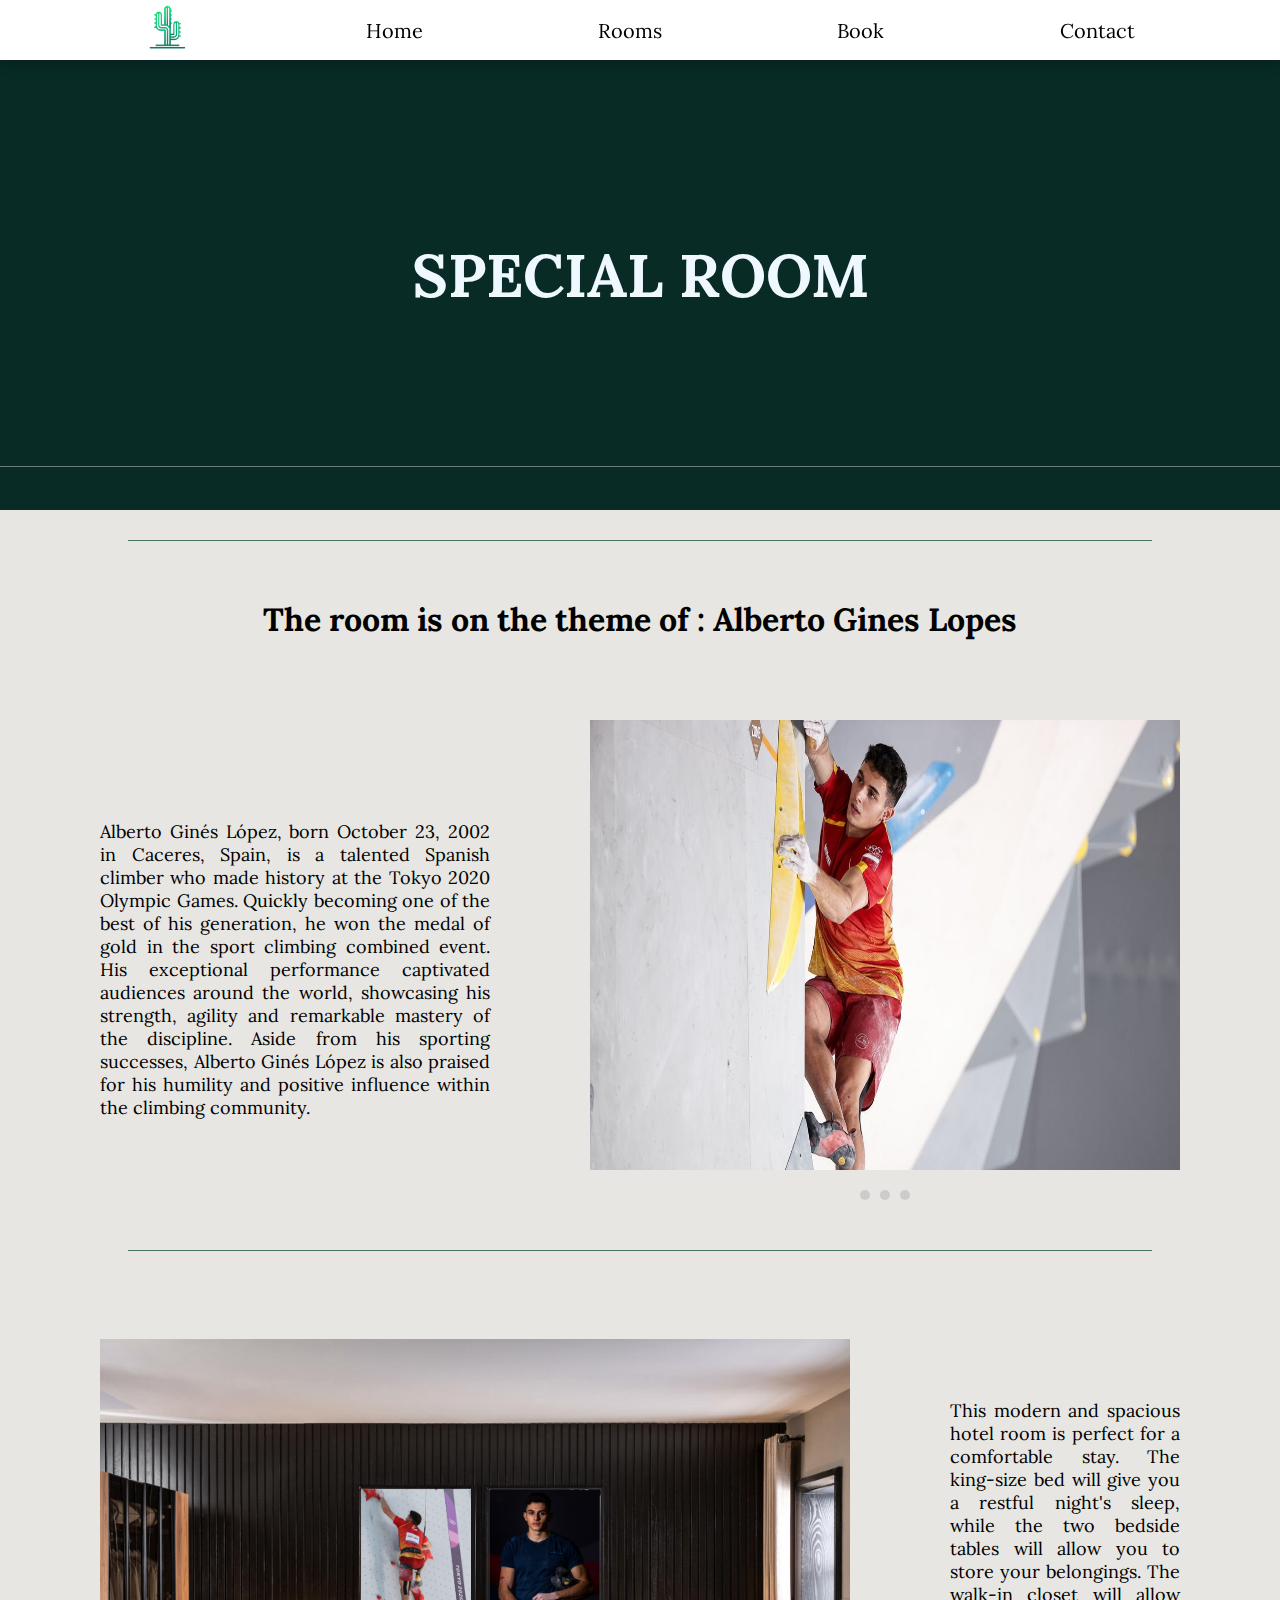
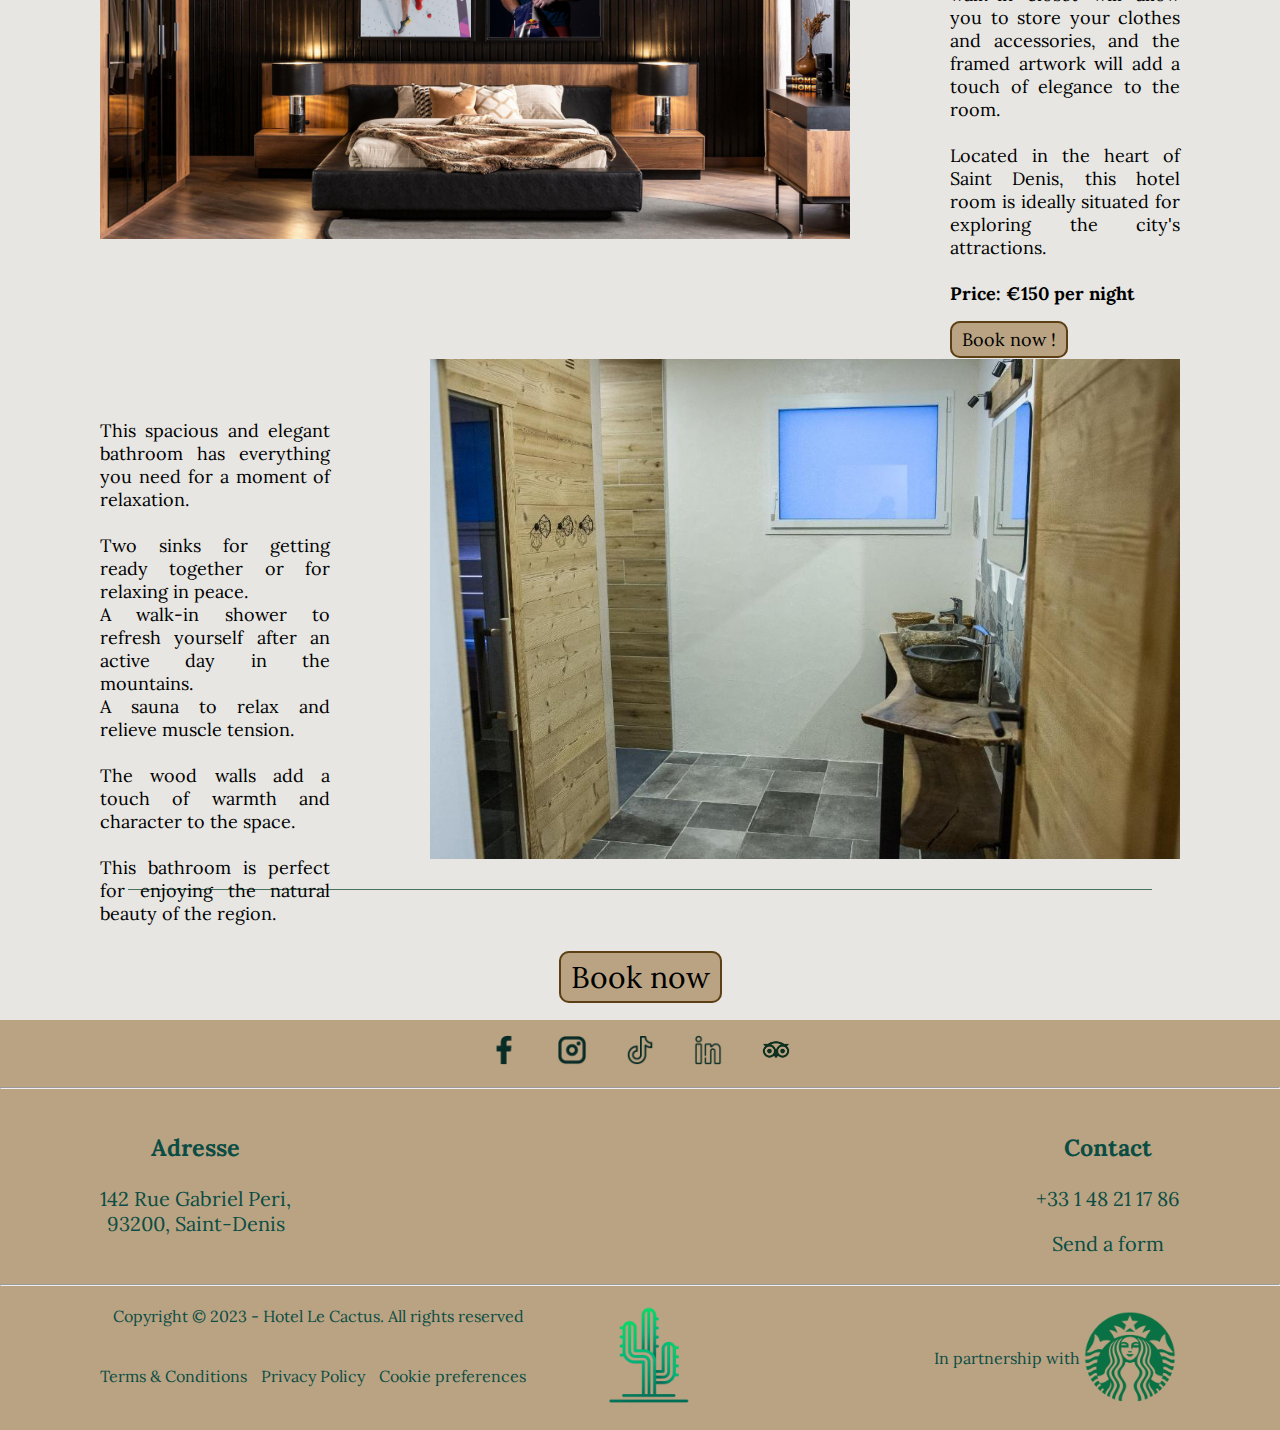
<file: chambreSpecial.html>
<!DOCTYPE html>
<html lang="en">
<head>
    <meta charset="UTF-8">
    <meta name="viewport" content="width=device-width, initial-scale=1.0">
    <title>Hotel Cactus</title>
    <link rel="stylesheet" href="style.css">
    <link rel="stylesheet" href="styleChambreSpecial.css">
    <link rel="icon" href="images/logo_cactus.png">
    
</head>
<body>
    <!--Menu de navigation-->
    <nav class="navBarre">
        <a href="index.html"><img src="img/logo.png" alt="logo cactus" id="logoImg"></a>
        <a class="nava" href="index.html">Home</a>
        <a class="nava" href="rooms.html">Rooms</a>
        <a class="nava" href="Formulaire.html">Book</a>
        <a class="nava" href="Contact.html">Contact</a>
    </nav>
    <!--Fin Menu de navigation-->
    <header>
        <br>
        <h1>SPECIAL ROOM</h1>
        <hr id="barre_horizontal">
    </header>

    <main>
        <hr id="barre_horizontal2">
        <h1 id="titre-theme">The room is on the theme of : Alberto Gines Lopes</h1>
        
        <section class="box-pair">
            <article>
                <p>
                    Alberto Ginés López, born October 23, 2002 in Caceres, Spain, is a talented Spanish 
                    climber who made history at the Tokyo 2020 Olympic Games. Quickly becoming one of 
                    the best of his generation, he won the medal of gold in the sport climbing 
                    combined event. His exceptional performance captivated audiences around the world, 
                    showcasing his strength, agility and remarkable mastery of the discipline. 
                    Aside from his sporting successes, Alberto Ginés López is also praised for 
                    his humility and positive influence within the climbing community.
                </p>
            </article>
            <div class="slider-container">
                <div class="menu">
                            <label for="slide-dot-1"></label>
                            <label for="slide-dot-2"></label>
                            <label for="slide-dot-3"></label>
                </div>
                <input class="slide-input" id="slide-dot-1" type="radio" name="slides" checked>
                <img class="slide-img" src="images/image-alberto-gines1.jpeg" alt="Image of Alberto Gines">

                <input class="slide-input" id="slide-dot-2" type="radio" name="slides" >
                <img class="slide-img" src="images/image-alberto-gines2.jpeg" alt="Image of Alberto Gines">

                <input class="slide-input" id="slide-dot-3" type="radio" name="slides" >
                <img class="slide-img" src="images/image-alberto-gines3.jpg" alt="Image of Alberto Gines">
            </div>
        </section>

        <hr id="barre_horizontal2">

        <section class="box-impair">
           <img src="images/chambreSpec1.png" alt=''>
           <article>
                <p id="Detext">
                    This modern and spacious hotel room is perfect for a comfortable stay.
                    The king-size bed will give you a restful night's sleep, while the two
                    bedside tables will allow you to store your belongings.
                    The walk-in closet will allow you to store your clothes and accessories,
                    and the framed artwork will add a touch of elegance to the room.
                    <br><br>
                    Located in the heart of Saint Denis, this hotel room is ideally situated for exploring
                    the city's attractions.
                    <br><br>
                    <strong>
                    Price: €150 per night
                    </strong>
                    <br><br>
                    <a id="button-book-now" href="Formulaire.html">Book now !</a>             
                </p>
            </article>
        </section>
        <br><br>
        <section class="box-pair">
            <article>
                <p id="Tetext">
                    This spacious and elegant bathroom has everything you need for a moment of relaxation. <br><br>

                    Two sinks for getting ready together or for relaxing in peace. <br>
                    A walk-in shower to refresh yourself after an active day in the mountains. <br>
                    A sauna to relax and relieve muscle tension. <br><br>

                    The wood walls add a touch of warmth and character to the space. <br> <br>

                    This bathroom is perfect for enjoying the natural beauty of the region.
                </p>
             </article>
             <img src="img/sdbSpecial.jpg" alt="">
         </section>
         <hr id="barre_horizontal2">
         <br><br><br>
         <div class="button-reserve">
            <a href="Formulaire.html">Book now</a>
         </div>

    </main>


    <footer>
        <div class="conteneurlogo">
            <a href="https://www.facebook.com/"><img class="logo" src="images/logo-facebook.png" alt="logo-facebook"></a>
            <a href="https://www.instagram.com/"><img class="logo" src="images/logo-instagram.png" alt="logo-insta"></a>
            <a href="https://www.tiktok.com/fr/"><img class="logo" src="images/logo-tiktok.png" alt="logo-tiktok"></a>
            <a href="https://fr.linkedin.com/"><img class="logo" src="images/logo-linkedin.png" alt="logo-linkedin"></a>
            <a href="https://www.tripadvisor.fr/"><img class="logo" src="images/logo-tripadvisor.png" alt="logo-tripadvisor" width="30px"></a>
        </div>
        <hr>
        <div class="conteneurfooter">
            <div class="adresse">
                <h3>Adresse</h3>
                <p>
                    142 Rue Gabriel Peri, <br>93200, Saint-Denis
                </p>
            </div>
            <div class="contact">
                <h3>Contact</h3>
                <p>
                    +33 1 48 21 17 86
                </p> 
                <a id="buttonToForm" href="Contact.html">Send a form</a>
            </div>
        </div>
        <hr>
        <div class="conteneurfooter">
            <div id="copyright">
                <p>Copyright &copy 2023 - Hotel Le Cactus. All rights reserved</p>
                <div id="terms">
                    <a href="termecondition">Terms & Conditions</a>
                    <a href="termecondition">Privacy Policy</a>
                    <a href="termecondition">Cookie preferences</a>
                </div>
            </div>
            <a href="index.html"><img id="logo-footer" src="images/logo_cactus.png" alt="logo of site Le Cactus" ></a>
            <div id="partner">
                <label for="partner">In partnership with</label> 
                <img src="images/logo_partner0.png" alt="image logo partnership">
            </div>
        </div>
    </footer>

</body>
</html>
</file>
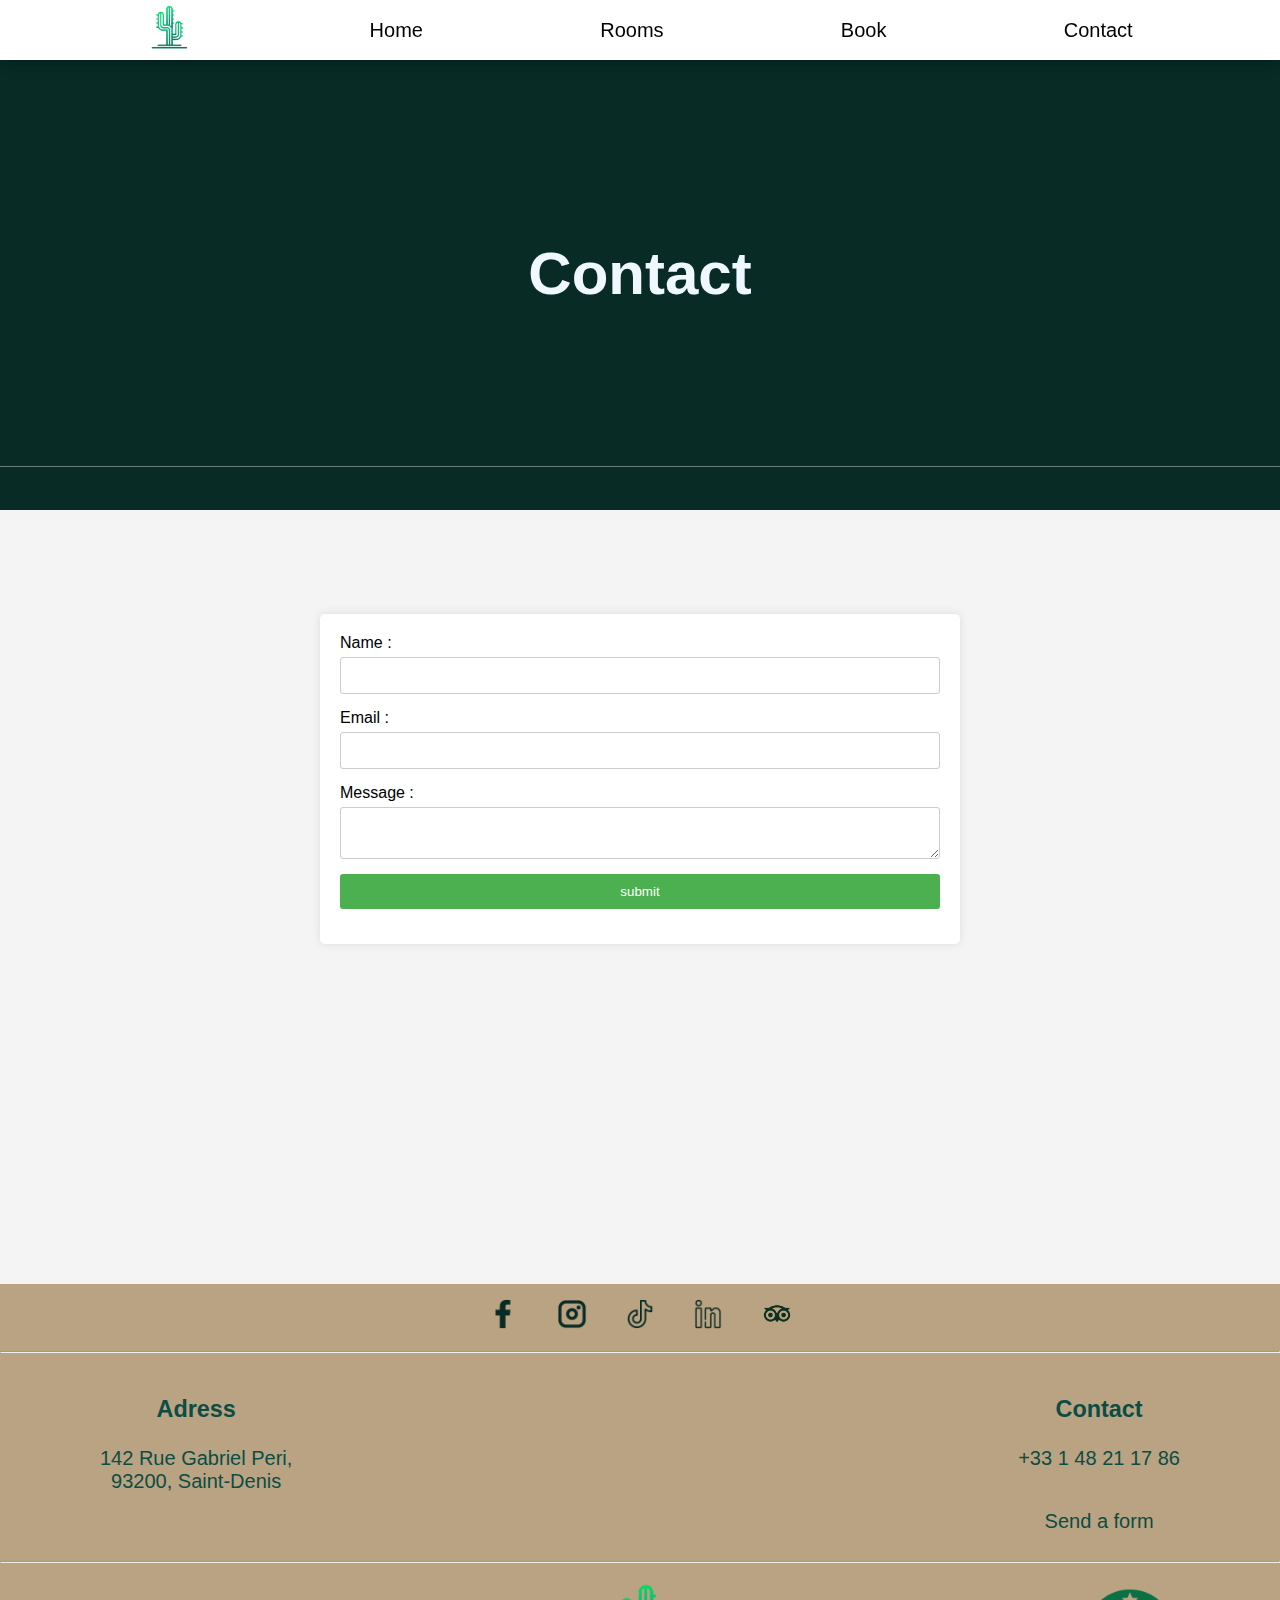
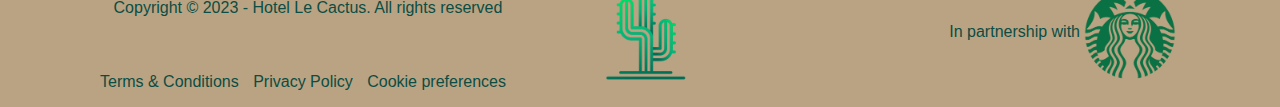
<file: Contact.html>
<!DOCTYPE html>
<html lang="en">
<head>
    <meta charset="UTF-8">
    <meta name="viewport" content="width=device-width, initial-scale=1.0">
    <link rel="stylesheet" href="style.css">
    <link rel="stylesheet" href="StyleContact.css">
    <title>Le Cactus - Home</title>
</head>
<body>

    <!--Menu de navigation-->

    <nav class="navBarre">
        <a href="index.html"><img src="img/logo.png" alt="logo cactus" id="logoImg"></a>
        <a class="nava" href="index.html">Home</a>
        <a class="nava" href="rooms.html">Rooms</a>
        <a class="nava" href="Formulaire.html">Book</a>
        <a class="nava" href="Contact.html">Contact</a>
    </nav>

    <!--Fin Menu de navigation-->

    <header>
        <br>
        <h1 class="title">Contact</h1>
        <hr id="barre_horizontal">
    </header>

    <main>
    
        <br>
        <br>
        <br>


        <div class="container">
            <form action="mailto:Mail@gmail.com" method="post" enctype="text/plain">
                <label for="name">Name :</label>
                <input type="text" id="name" name="name" required>
    
                <label for="email">Email :</label>
                <input type="email" id="email" name="email" required>
    
           
           
                <label for="message">Message :</label>
                <textarea id="message" name="message" required></textarea>
    
                <input type="submit" value="submit">
            </form>
            
        </div>


    </main>
<br><br><br>

    <footer>
        <div class="conteneurlogo">
            <a href="https://www.facebook.com/"><img class="logo" src="images/logo-facebook.png" alt="logo-facebook"></a>
            <a href="https://www.instagram.com/"><img class="logo" src="images/logo-instagram.png" alt="logo-insta"></a>
            <a href="https://www.tiktok.com/fr/"><img class="logo" src="images/logo-tiktok.png" alt="logo-tiktok"></a>
            <a href="https://fr.linkedin.com/"><img class="logo" src="images/logo-linkedin.png" alt="logo-linkedin"></a>
            <a href="https://www.tripadvisor.fr/"><img class="logo" src="images/logo-tripadvisor.png" alt="logo-tripadvisor" width="30px"></a>
        </div>
        <hr>
        <div class="conteneurfooter">
            <div class="adresse">
                <h3>Adress</h3>
                <p>
                    142 Rue Gabriel Peri, <br>93200, Saint-Denis
                </p>
            </div>
            <div class="contact">
                <h3>Contact</h3>
                <p>
                    +33 1 48 21 17 86
                </p> 
                <a id="buttonToForm" href="Contact.html">Send a form</a>
            </div>
        </div>
        <hr>
        <div class="conteneurfooter">
            <div id="copyright">
                <p>Copyright &copy 2023 - Hotel Le Cactus. All rights reserved</p>
                <div id="terms">
                    <a href="termecondition">Terms & Conditions</a>
                    <a href="termecondition">Privacy Policy</a>
                    <a href="termecondition">Cookie preferences</a>
                </div>
            </div>
            <a href="index.html"><img id="logo-footer" src="images/logo_cactus.png" alt="logo of site Le Cactus" ></a>
            <div id="partner">
                <label for="partner">In partnership with</label> 
                <img src="images/logo_partner0.png" alt="image logo partnership">
            </div>
        </div>
        
    </footer>

    


</body>


</html
</file>
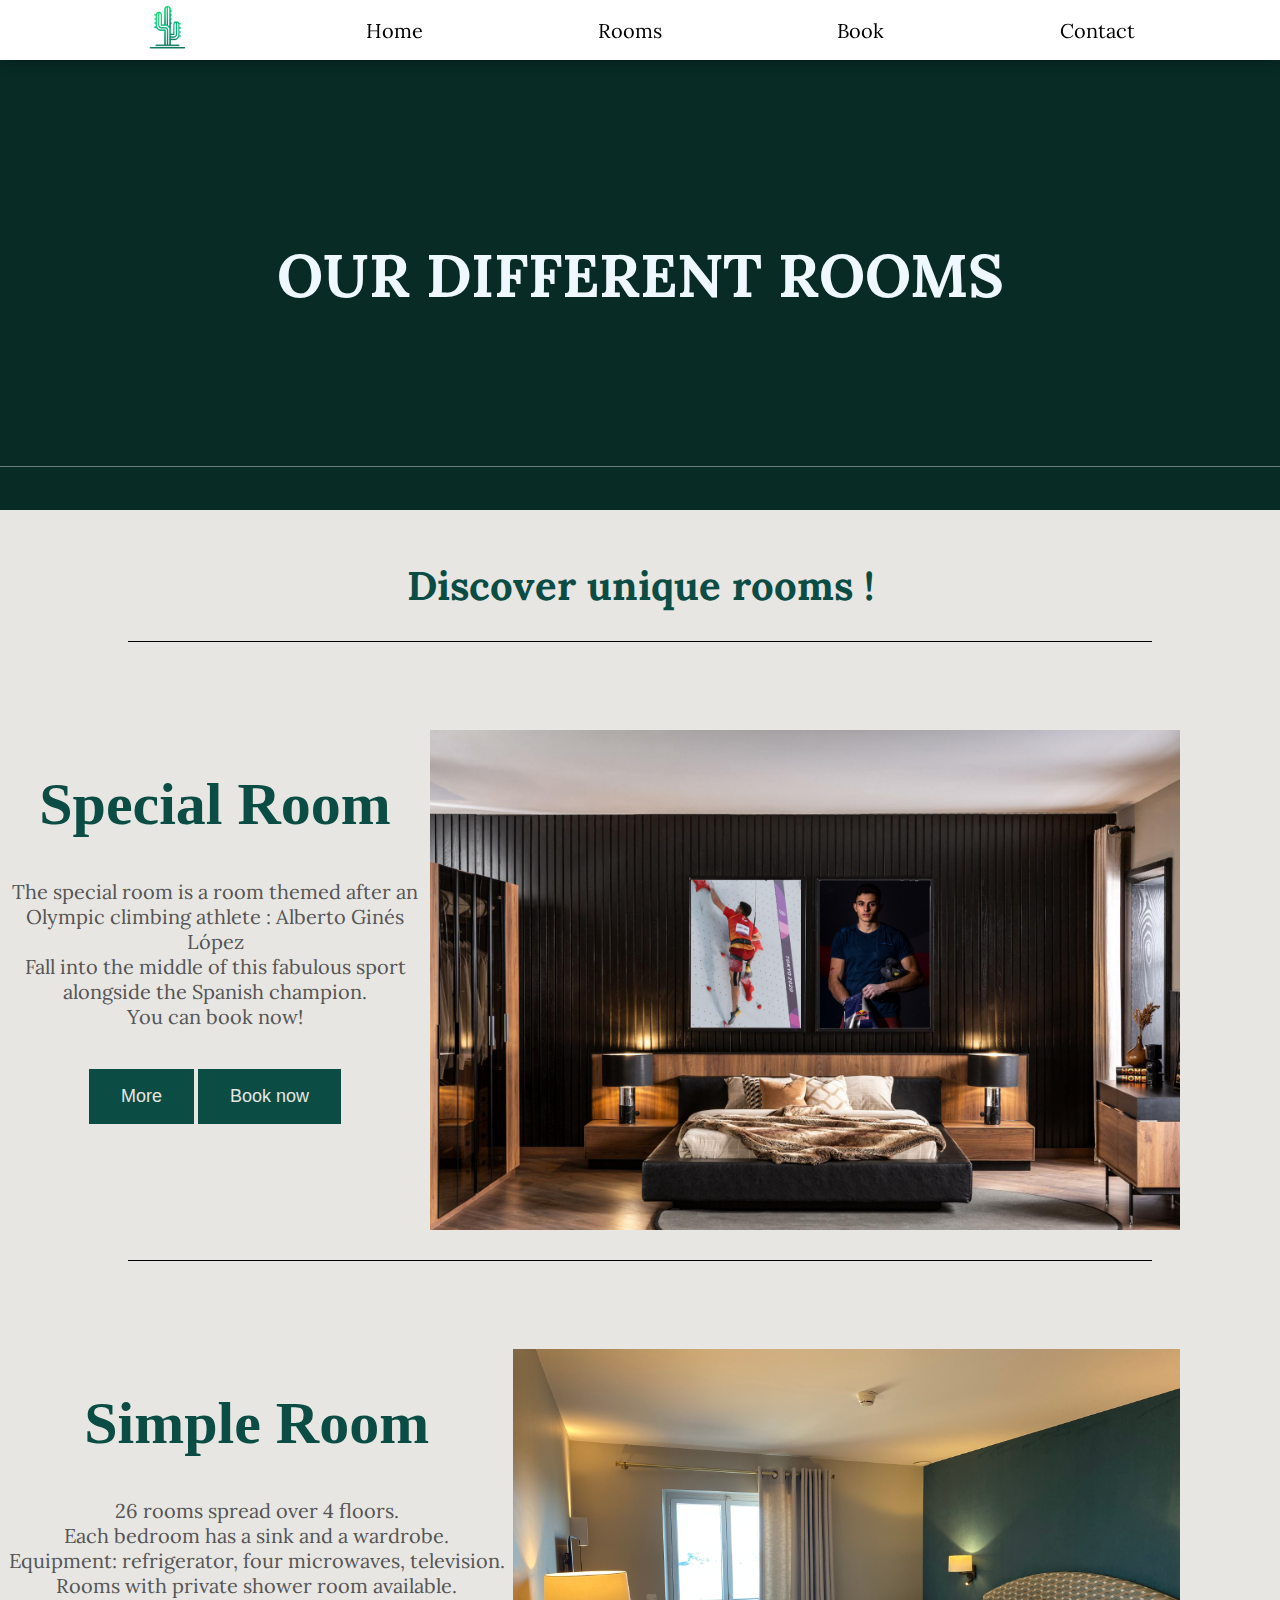
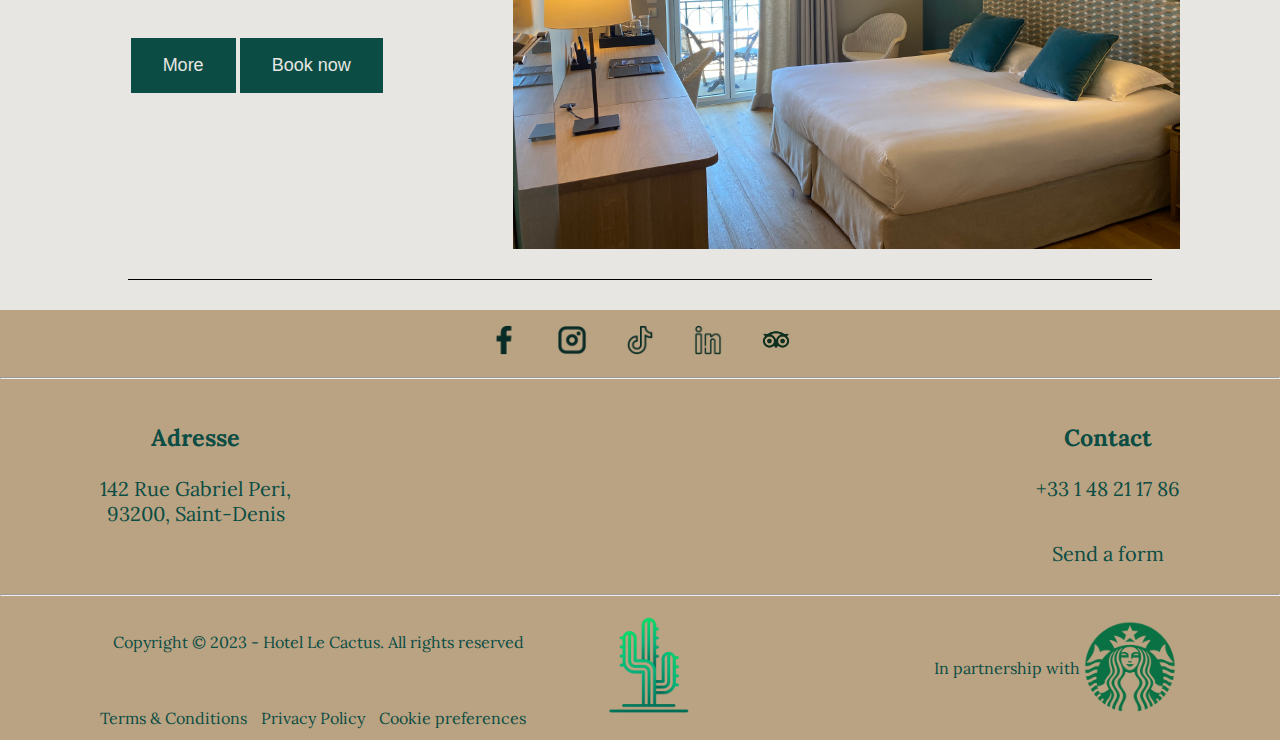
<file: rooms.html>
<!DOCTYPE html>
<html lang="en">
<head>
    <meta charset="UTF-8">
    <meta name="viewport" content="width=device-width, initial-scale=1.0">
    <title>Hotel Cactus</title>
    <link rel="stylesheet" href="style.css">
    <link rel="stylesheet" href="styleRooms.css">
    <link rel="icon" href="images/logo_cactus.png">
    
</head>
<body>
    <!--Menu de navigation-->
    <nav class="navBarre">
        <a href="index.html"><img src="img/logo.png" alt="logo cactus" id="logoImg"></a>
        <a class="nava" href="index.html">Home</a>
        <a class="nava" href="rooms.html">Rooms</a>
        <a class="nava" href="Formulaire.html">Book</a>
        <a class="nava" href="Contact.html">Contact</a>
    </nav>
    <!--Fin Menu de navigation-->
    <header>
        <br>
        <h1>OUR DIFFERENT ROOMS</h1>
        <hr id="barre_horizontal">
    </header>

    <main>
        <h1 id="titre-theme" class="booking-title">Discover unique rooms !</h1>
        <hr id="barre_horizontal2">
        <section class="box-pair">
            <article>
                <h1 class="SpeRooms">Special Room</h1>
                <p class="SpeRoomsTxt">
                    The special room is a room themed after an 
                    <br>Olympic climbing athlete : Alberto Ginés López
                    <br>Fall into the middle of this fabulous sport alongside the Spanish champion.
                    <br> You can book now!
                </p>
                <div class="classbutton">
                    <a href="chambreSpecial.html"><button>More</button></a>
                    <a href="Formulaire.html"><button>Book now</button></a>
                </div>
            </article>
            <img src="images/chambreSpec1.png" alt="" class="imgRoomSpecial">
        </section>

        <hr id="barre_horizontal2">

        <section class="box-pair">
            <article>
                <h1 class="SpeRooms">Simple Room</h1>
                <p class="SpeRoomsTxt">
                    26 rooms spread over 4 floors. 
                    <br>Each bedroom has a sink and a wardrobe. 
                    <br>Equipment: refrigerator, four microwaves, television. 
                    <br>Rooms with private shower room available.
                </p>
                <div class="classbutton">
                    <a href="chambreSimple.html"><button>More</button></a>
                    <a href="Formulaire.html"><button>Book now</button></a>
                </div>
            </article>
            <img src="img/Hoteldelaplage203.jpeg" alt="" class="imgRoomSimple">
        </section>

        <hr id="barre_horizontal2">
        
    </main>


    <footer>
        <div class="conteneurlogo">
            <a href="https://www.facebook.com/"><img class="logo" src="images/logo-facebook.png" alt="logo-facebook"></a>
            <a href="https://www.instagram.com/"><img class="logo" src="images/logo-instagram.png" alt="logo-insta"></a>
            <a href="https://www.tiktok.com/fr/"><img class="logo" src="images/logo-tiktok.png" alt="logo-tiktok"></a>
            <a href="https://fr.linkedin.com/"><img class="logo" src="images/logo-linkedin.png" alt="logo-linkedin"></a>
            <a href="https://www.tripadvisor.fr/"><img class="logo" src="images/logo-tripadvisor.png" alt="logo-tripadvisor" width="30px"></a>
        </div>
        <hr>
        <div class="conteneurfooter">
            <div class="adresse">
                <h3>Adresse</h3>
                <p>
                    142 Rue Gabriel Peri, <br>93200, Saint-Denis
                </p>
            </div>
            <div class="contact">
                <h3>Contact</h3>
                <p>
                    +33 1 48 21 17 86
                </p> 
                <a id="buttonToForm" href="Contact.html">Send a form</a>
            </div>
        </div>
        <hr>
        <div class="conteneurfooter">
            <div id="copyright">
                <p>Copyright &copy 2023 - Hotel Le Cactus. All rights reserved</p>
                <div id="terms">
                    <a href="termecondition">Terms & Conditions</a>
                    <a href="termecondition">Privacy Policy</a>
                    <a href="termecondition">Cookie preferences</a>
                </div>
            </div>
            <a href="index.html"><img id="logo-footer" src="images/logo_cactus.png" alt="logo of site Le Cactus" ></a>
            <div id="partner">
                <label for="partner">In partnership with</label> 
                <img src="images/logo_partner0.png" alt="image logo partnership">
            </div>
        </div>
    </footer>

</body>
</html>
</file>
<file: style.css>
@import url('https://fonts.googleapis.com/css2?family=Lora:ital,wght@0,400;0,500;0,600;0,700;1,400;1,500;1,600;1,700&display=swap');
body{
    font-family: 'Lora', serif;
    margin: 0;
    background-color: #E7E6E2;
}

main{
    
    top: 0;
    margin: 0;
    height: 80vh;
    
}

.title {
    text-align: center;
}

.navBarre{
    z-index: 101;
    text-align: center;
    background-color: #fff;
    height: 60px;
    position: fixed;
    width: 100%;
    top: 0;
    justify-content: center;
    justify-content: space-evenly;
    display: flex;
    flex-direction: row;
    flex-wrap: nowrap;
    align-content: center;
    align-items: center;
    box-shadow: 0 0 15px rgba(0, 0, 0, 0.403);
}

.navBarre a {
    text-decoration: none;
    font-size: 20px;
    position: relative;
    color: black;
    border: none;
    text-align: center;
    transition: 0.3s;
}
.navBarre .nava{
    padding:15px 30px 15px 30px;
}

.navBarre a:hover {
    background-color: #e7e6e256;
    color: #BAA382;
}

#logoImg  {
    padding:3px 30px 3px 30px;
    height: 45px;
    position: relative;
}

/*-----------------footer----------------------*/

footer{
    background-color:#BAA382 ;
    color: #0b4d44;
    height: 20%;
    text-align: center;
}
footer img{
    width: 100px;
}

.conteneurlogo{
    width: 100%;
    text-align: center;
    display: inline-block;
}
.logo{
    padding: 10px;
    width: 50px;
    margin-right: 7px;
    margin-left: 7px;
    margin-top: 5px;
    cursor: pointer;
    height: 30px;
    width: 30px;
    transition: 0.2s;
}
.logo:hover{
    background-color:#E7E6E2;
    border-radius: 10px;
}
.conteneurfooter{
    margin-left: 100px;
    display: flex;
    justify-content:space-between;
    margin-right: 100px;
    margin-top: 20px;
    padding-bottom: 20px;
    position: relative;
}
.contact a{
    text-decoration: none;
    color: #0b4d44;
    border: 0px black solid;
    border-radius: 8px;
    position: relative;
    top: 20px;
    padding: 5px;
    transition: 0.2s ease-in;
}
.contact{
    font-size: 20px;
    margin-bottom: 20px;
}
.contact a:hover{
    background-color:#e7e6e27d;
    color:#052722;

}
.adresse{
    font-size: 20px;
}
#copyright{
    position: relative;

}
#terms a{
    position: relative;
    top: 40px;
    text-decoration: none;
    color: #0b4d44;
    margin-right: 10px;
}

#logo-footer{
    position: relative;
    margin-right: 173px;
}
#partner{
    position: relative;
    display: flex;
    align-items: center;
}
</file>
<file: styleChambreSpecial.css>
body{
    margin: 0;
    width: 100%;
}
nav{
    position: fixed;
}
#logo_cactus{
    width: 50px;
}
header{
    top: 0;
    height: 510px;
    background-color: #082B26;
    position: relative;
}
main{
    top: 0;
    margin: 0;
    height: 2080px;
    background-color: #E7E6E2;
}
p{
    margin: 0;
}
header h1{
    margin: 0;
    color: aliceblue;
    text-align: center;
    justify-content: center;
    font-size:60px;
    display: flex;
    align-items: center;
    height: 100%;
}
#barre_horizontal{
    border: none;
    width: 100%;
    position: absolute;
    height: 1px;
    background: rgba(255, 255, 255, 0.4);
    bottom: 35px;
}

/*    Slide des images du main :    */

img{
    max-width: 100%;
}

.slider-container{
    width: 700px;
    position: relative;
    margin: auto;
    height: 500px;
    overflow: hidden;
}
.menu{
    position: absolute;
    left: 0;
    z-index: 10;
    width: 100%;
    bottom: 0;
    text-align: center;
}
.menu label {
    cursor: pointer;
    display: inline-block;
    width: 10px;
    height: 10px;
    background-color: #ccc;
    border-radius: 50px;
    margin: 0 0.2em 1em;
}
.menu label:hover,.menu label:focus{
    background: #082B26;
}
.slide-input{
    opacity: 0;
}
.slide-img{
    width: 800px;
    height: 450px;
    position: absolute;
    top: 0;
    left: 100%;
    z-index: 10;
    transition: left 0s 0.75s;
}
[id^="slide"]:checked + .slide-img{
    left: 0;
    z-index: 100;
    transition: left 0.65s ease-out;
}

/* box texte + image */
#titre-theme{
    margin: 0;
    text-align: center;
    padding-top: 50px;
}
.box-pair{
    display: flex;
    padding-top: 80px;
    padding-right: 100px;
    position: relative;
    height: 500px;
}
article p{
    padding: 100px;
    text-align: justify;
    max-width: 500px;
    font-size: 18px;
}

#barre_horizontal2{
    margin-top: 30px;
    border: none;
    width: 80%;
    height: 1px;
    background: #0d462bb8;
}
.box-impair{
    display: flex;
    padding-top: 80px;
    padding-left: 100px;
    position: relative;
    height: 500px;
}

#Detext{
    padding-top: 60px;
}

#Tetext{
padding-top: 60px;
}

.button-reserve{
    width: 100%;
    text-align: center;
}
.button-reserve a{
    background-color: #BAA382;
    text-decoration: none;
    cursor: pointer;
    color: black;
    transition: 0.3s;
    padding: 5px 10px 5px 10px;
    border-radius: 10px;
    border: 2px rgb(92, 63, 21) solid;
    font-size: 30px;
}
.button-reserve a:hover{
   background-color: #0b4d44;
    color: white ;
    border: 1px #0b4d44 solid;
}
#button-book-now{
    background-color: #BAA382;
    text-decoration: none;
    cursor: pointer;
    color: black;
    transition: 0.3s;
    padding: 5px 10px 5px 10px;
    border-radius: 10px;
    border: 2px rgb(92, 63, 21) solid;
}
#button-book-now:hover{
    background-color: #0b4d44;
    color: white ;
    border: 1px #0b4d44 solid;

}
</file>
<file: StyleContact.css>
body {
    font-family: Arial, sans-serif;
    margin: 0;
    padding: 0;
    background-color: #f4f4f4;
}

.container {
    max-width: 600px;
    margin: 50px auto;
    background-color: #fff;
    padding: 20px;
    border-radius: 5px;
    box-shadow: 0 0 10px rgba(0, 0, 0, 0.1);

}
header{
    top: 0;
    height: 510px;
    background-color: #082B26;
    position: relative;
}
header h1{
    margin: 0;
    color: aliceblue;
    text-align: center;
    justify-content: center;
    font-size:60px;
    display: flex;
    align-items: center;
    height: 100%;
}
#barre_horizontal{
    border: none;
    width: 100%;
    position: absolute;
    height: 1px;
    background: rgba(255, 255, 255, 0.4);
    bottom: 35px;
}

form {
    display: flex;
    flex-direction: column;

}

label {
    margin-bottom: 5px;
}

input, textarea {
    margin-bottom: 15px;
    padding: 10px;
    border: 1px solid #ccc;
    border-radius: 3px;
}

input[type="submit"] {
    background-color: #4caf50;
    color: #fff;
    cursor: pointer;
    border: none;
}

input[type="submit"]:hover {
    background-color: #45a049;
}
</file>
<file: styleRooms.css>
header{
    top: 0;
    height: 510px;
    background-color: #082B26;
    position: relative;
}
header h1{
    margin: 0;
    color: aliceblue;
    text-align: center;
    justify-content: center;
    font-size:60px;
    display: flex;
    align-items: center;
    height: 100%;
}
#barre_horizontal{
    border: none;
    width: 100%;
    position: absolute;
    height: 1px;
    background: rgba(255, 255, 255, 0.4);
    bottom: 35px;
}
main{
    top: 0;
    margin: 0;
    height: 1400px;
    background-color: #E7E6E2;
}
.booking-title {
    font-size: 40px;
    color: #0b4d44;
    text-align: center;
    margin-top: 40px;
    font-weight: bold;
}
/* Chambre simple */

.principal {
    position: absolute;
}

.roomsSimple {
    position: relative;
    height: 300px;
    top: 600px;
}

.roomsImg {
    position: relative;
    height: 250px;
    top: 500px;
}
/*    Slide des images du main :    */

img{
    max-width: 100%;
}

/* box texte + image */
#titre-theme{
    margin: 0;
    text-align: center;
    padding-top: 50px;
}
.box-pair{
    display: flex;
    padding-top: 80px;
    padding-right: 100px;
    position: relative;
    height: 500px;
}
article{
    width: 100%;
}
article p{
    text-align: justify;
    font-size: 18px;
}

#barre_horizontal2{
    margin-top: 30px;
    border: none;
    width: 80%;
    height: 1px;
    background: black;
}
.box-impair{
    display: flex;
    padding-top: 80px;
    padding-left: 100px;
    position: relative;
    height: 500px;
}


.SpeRooms {
    font-family: Gabriola, "Gentium Basic", Georgia;
    font-size: 60px;
    text-align: center;
    margin-top: 40px;
    color: #0b4d44;
}

.SpeRoomsTxt {
    font-size: 20px;
    text-align: center;
    margin-top: 20px;
    color: #555; 
}

button {
    background-color: #0b4d44;
    color: #E7E6E2;
    border: none;
    padding: 15px 30px;
    font-size: 18px;
    cursor: pointer;
    transition: background-color 0.3s ease-in-out, color 0.3s ease-in-out;
    border: 2px #0b4d44 solid ;
}

button:hover {
    background-color: #e7e6e27d;
    color: #052722;
    border: 2px #0b4d44 solid ;
}
.classbutton{
    margin-top: 40px;
    text-align: center;
}

/* Activité !*/

.activities-title {
    text-align: center;
    font-size: 36px;
    color: #0b4d44;
    margin-top: 60px;
}

.activity-info h2 {
    font-size: 30px;
    color: #0b4d44;
}

.activity-info p {
    font-size: 20px;
    color: #555;
}

.imgActivity{
    margin-left: 100px;
    margin-right: 100px;
    max-width: 600px;
}
.imgActivity2{
    margin-left: 100px;
    margin-right: 100px;
    max-width: 800px;
}
.activity-info{
    align-self: center;
    font-size: 40px;
    text-align: center;

}
</file>
